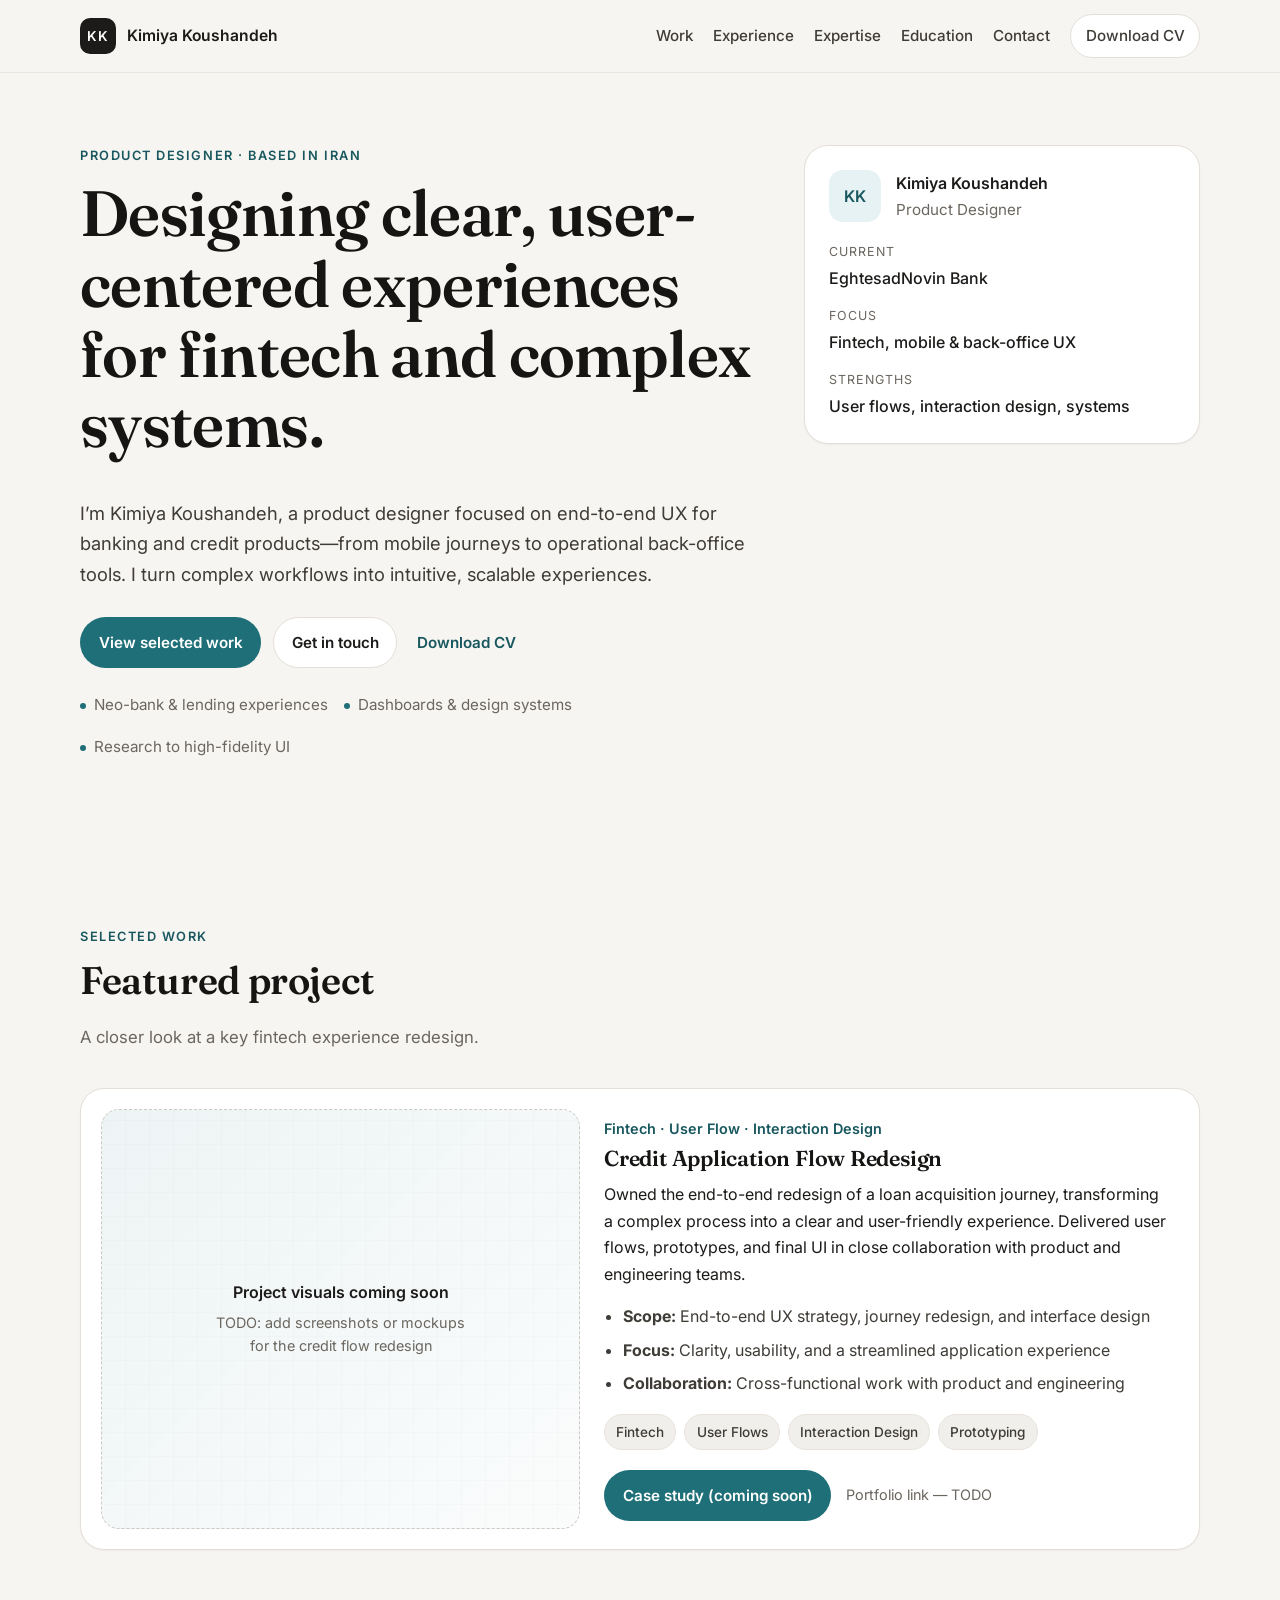
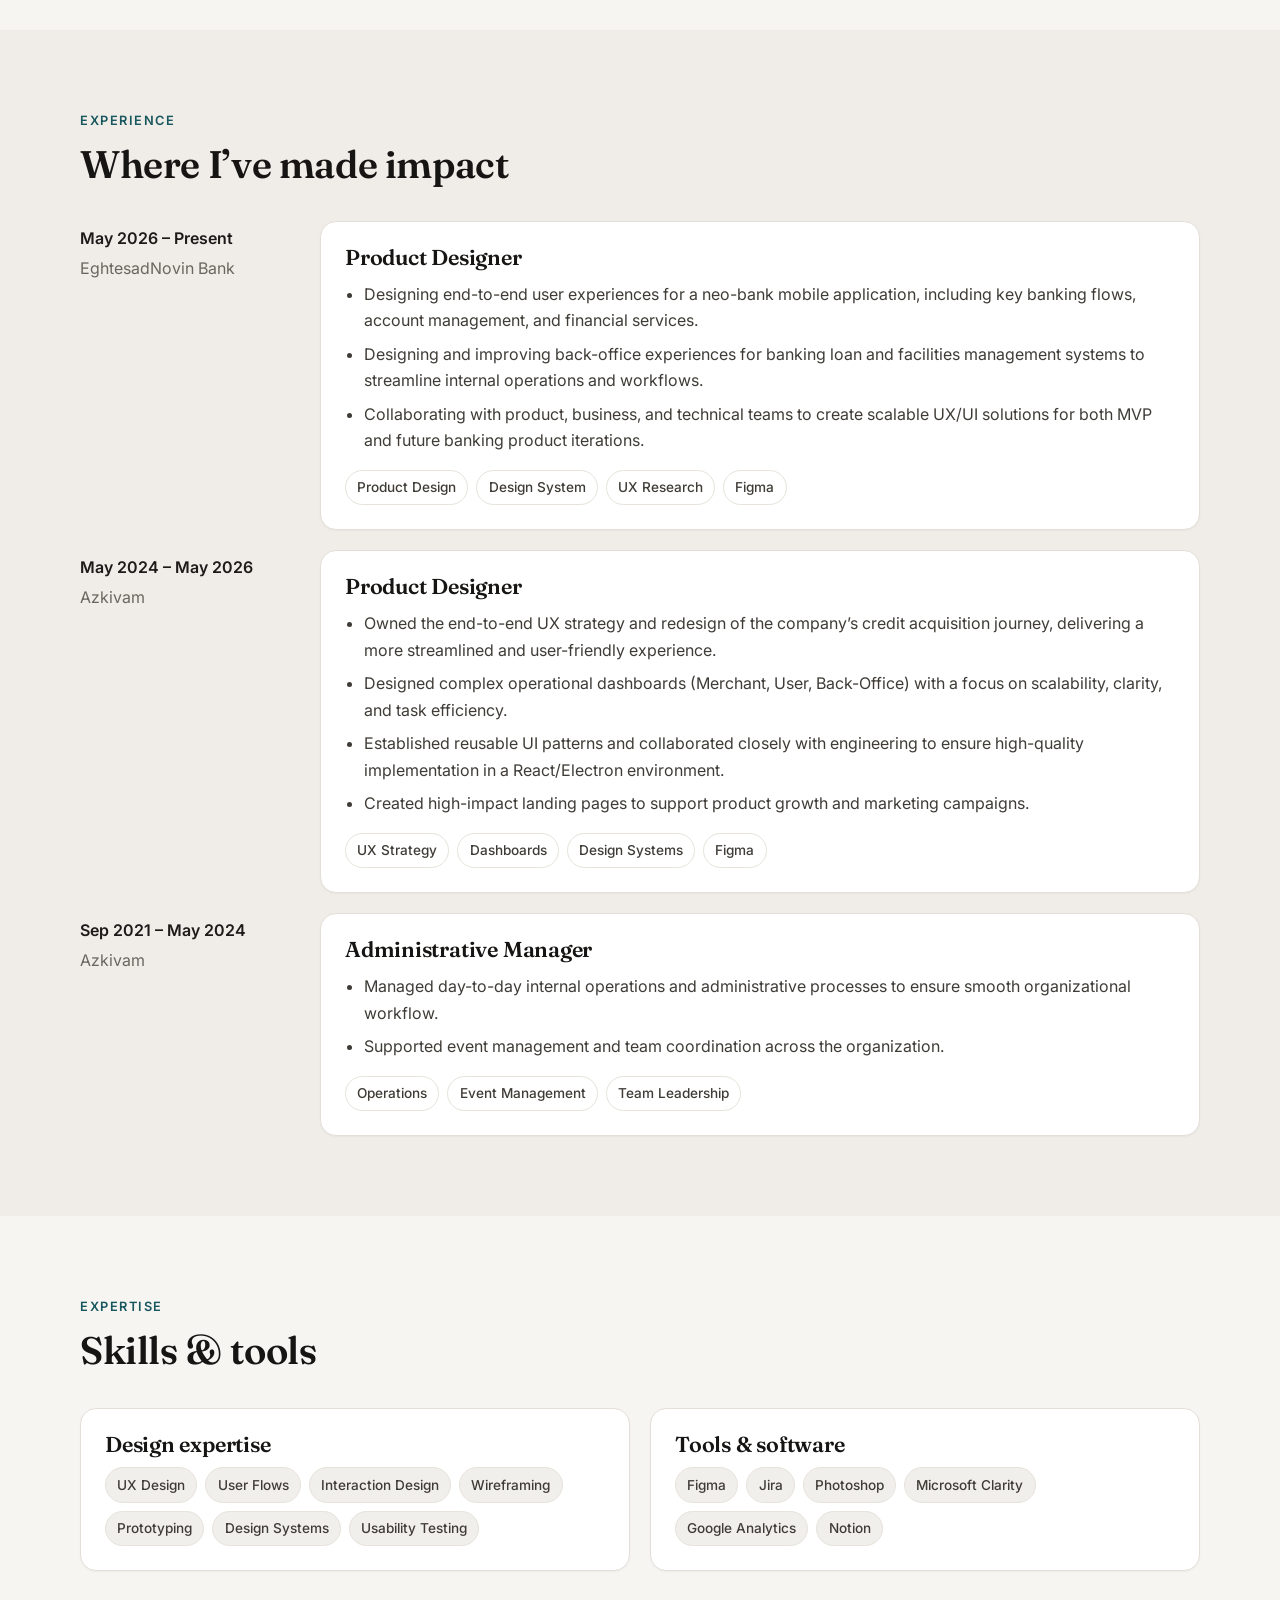
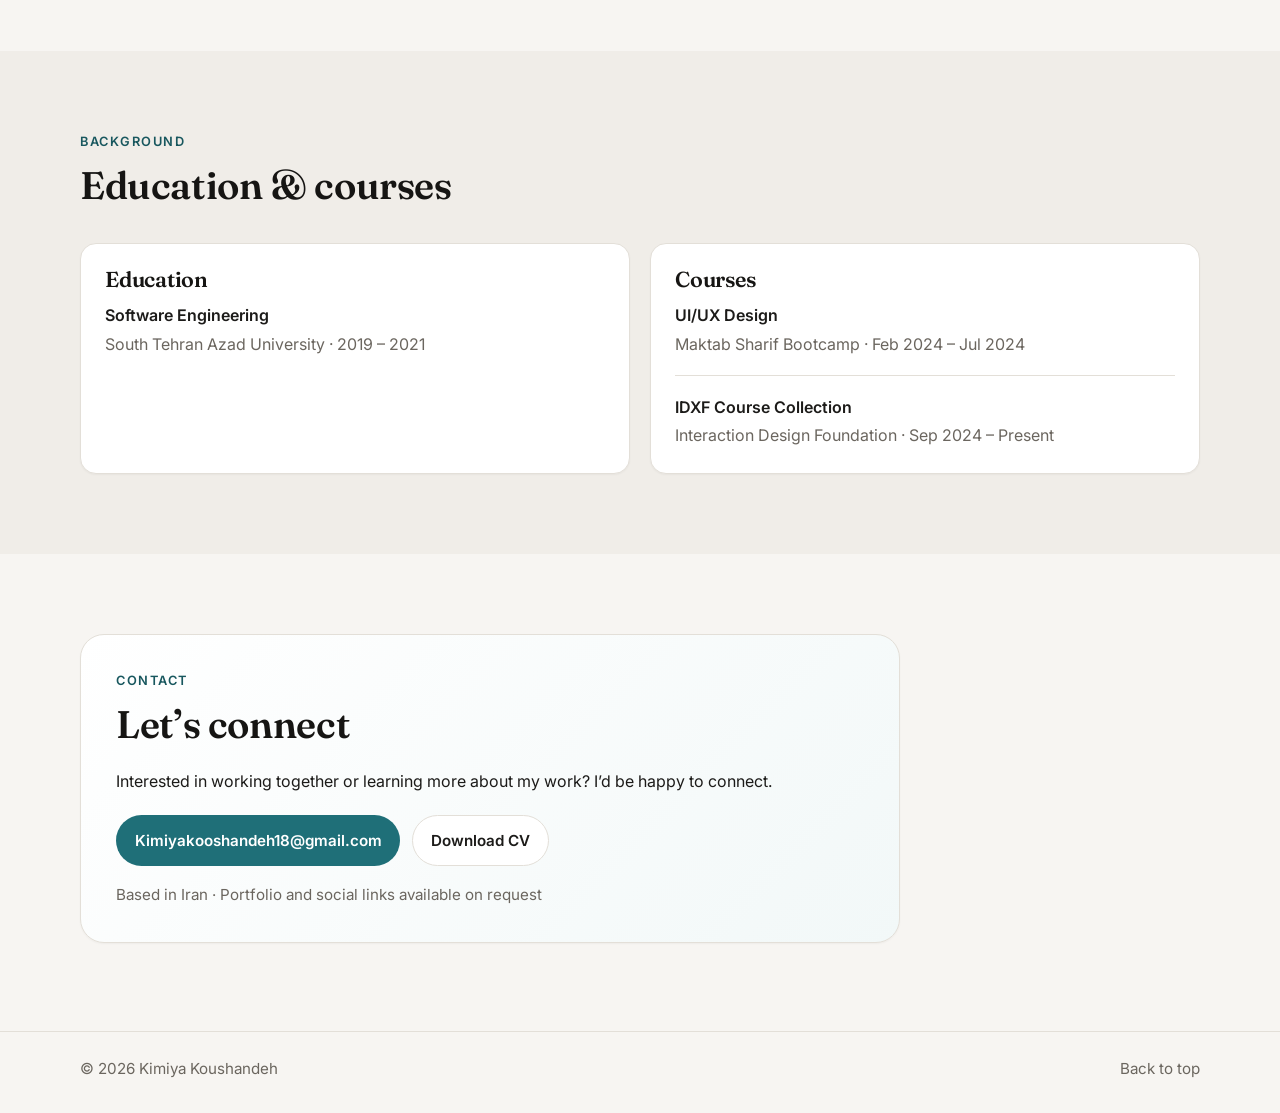
<file: index.html>
<!DOCTYPE html>
<html lang="en">
<head>
  <meta charset="utf-8">
  <meta name="viewport" content="width=device-width, initial-scale=1">
  <title>Kimiya Koushandeh — Product Designer</title>
  <meta name="description" content="Kimiya Koushandeh is a product designer crafting clear, user-centered experiences for fintech and complex banking systems.">
  <meta name="theme-color" content="#1f6f78">

  <!-- Open Graph / TODO: replace og-image.png with a real 1200x630 image before publishing -->
  <meta property="og:title" content="Kimiya Koushandeh — Product Designer">
  <meta property="og:description" content="Product designer focused on fintech, end-to-end UX, and clear experiences for complex systems.">
  <meta property="og:type" content="website">
  <meta property="og:url" content="https://kimiyakoushandeh.github.io/">
  <meta property="og:image" content="https://kimiyakoushandeh.github.io/assets/og-image.png">
  <meta name="twitter:card" content="summary_large_image">

  <link rel="icon" href="assets/favicon.svg" type="image/svg+xml">
  <link rel="preconnect" href="https://fonts.googleapis.com">
  <link rel="preconnect" href="https://fonts.gstatic.com" crossorigin>
  <link href="https://fonts.googleapis.com/css2?family=Fraunces:opsz,wght@9..144,500;9..144,600;9..144,700&family=Inter:wght@400;500;600&display=swap" rel="stylesheet">
  <link rel="stylesheet" href="styles.css">
</head>
<body>
  <a class="skip-link" href="#main">Skip to content</a>

  <header class="site-header">
    <div class="container header-inner">
      <a class="brand" href="#top" aria-label="Kimiya Koushandeh, home">
        <span class="brand-mark" aria-hidden="true">KK</span>
        <span class="brand-text">Kimiya Koushandeh</span>
      </a>
      <button class="nav-toggle" type="button" aria-expanded="false" aria-controls="site-nav" aria-label="Open menu">
        <span></span><span></span>
      </button>
      <nav id="site-nav" class="site-nav" aria-label="Primary">
        <a href="#work">Work</a>
        <a href="#experience">Experience</a>
        <a href="#expertise">Expertise</a>
        <a href="#education">Education</a>
        <a href="#contact">Contact</a>
        <a class="nav-cta" href="assets/resume.pdf" target="_blank" rel="noopener">Download CV</a>
      </nav>
    </div>
  </header>

  <main id="main">
    <section id="top" class="hero section">
      <div class="container hero-grid">
        <div class="hero-content reveal">
          <p class="eyebrow">Product Designer · Based in Iran <!-- TODO: confirm public location detail --></p>
          <h1>Designing clear, user-centered experiences for fintech and complex systems.</h1>
          <p class="lede">I’m Kimiya Koushandeh, a product designer focused on end-to-end UX for banking and credit products—from mobile journeys to operational back-office tools. I turn complex workflows into intuitive, scalable experiences.</p>
          <div class="hero-actions">
            <a class="btn btn-primary" href="#work">View selected work</a>
            <a class="btn btn-secondary" href="#contact">Get in touch</a>
            <a class="btn btn-ghost" href="assets/resume.pdf" target="_blank" rel="noopener">Download CV</a>
          </div>
          <ul class="hero-meta" aria-label="Highlights">
            <li>Neo-bank &amp; lending experiences</li>
            <li>Dashboards &amp; design systems</li>
            <li>Research to high-fidelity UI</li>
          </ul>
        </div>
        <aside class="hero-aside reveal" aria-label="Profile summary">
          <div class="profile-card">
            <div class="profile-top">
              <div class="avatar" aria-hidden="true">KK</div>
              <div>
                <p class="profile-name">Kimiya Koushandeh</p>
                <p class="profile-role">Product Designer</p>
              </div>
            </div>
            <dl class="profile-list">
              <div>
                <dt>Current</dt>
                <dd>EghtesadNovin Bank</dd>
              </div>
              <div>
                <dt>Focus</dt>
                <dd>Fintech, mobile &amp; back-office UX</dd>
              </div>
              <div>
                <dt>Strengths</dt>
                <dd>User flows, interaction design, systems</dd>
              </div>
            </dl>
            <!-- TODO: Add verified profile links (LinkedIn, portfolio, Behance/Dribbble) -->
          </div>
        </aside>
      </div>
    </section>

    <section id="work" class="section">
      <div class="container">
        <div class="section-header reveal">
          <p class="eyebrow">Selected work</p>
          <h2>Featured project</h2>
          <p class="section-intro">A closer look at a key fintech experience redesign. <!-- TODO: add 1–3 project screenshots/mockups in assets/work/credit-flow/ --></p>
        </div>

        <article class="work-card reveal">
          <div class="work-media" aria-label="Project visual placeholder">
            <div class="media-placeholder">
              <p>Project visuals coming soon</p>
              <span>TODO: add screenshots or mockups for the credit flow redesign</span>
            </div>
          </div>
          <div class="work-body">
            <p class="work-type">Fintech · User Flow · Interaction Design</p>
            <h3>Credit Application Flow Redesign</h3>
            <p>Owned the end-to-end redesign of a loan acquisition journey, transforming a complex process into a clear and user-friendly experience. Delivered user flows, prototypes, and final UI in close collaboration with product and engineering teams.</p>
            <ul class="work-points">
              <li><strong>Scope:</strong> End-to-end UX strategy, journey redesign, and interface design</li>
              <li><strong>Focus:</strong> Clarity, usability, and a streamlined application experience</li>
              <li><strong>Collaboration:</strong> Cross-functional work with product and engineering</li>
              <!-- TODO: Add measurable outcomes/impact when available -->
            </ul>
            <div class="chip-row" aria-label="Project tags">
              <span class="chip">Fintech</span>
              <span class="chip">User Flows</span>
              <span class="chip">Interaction Design</span>
              <span class="chip">Prototyping</span>
            </div>
            <div class="work-actions">
              <a class="btn btn-primary" href="case-studies/credit-flow.html">Case study (coming soon)</a>
              <!-- TODO: Replace with exact portfolio/case-study URL when available -->
              <span class="link-placeholder" aria-disabled="true">Portfolio link — TODO</span>
            </div>
          </div>
        </article>
      </div>
    </section>

    <section id="experience" class="section section-alt">
      <div class="container">
        <div class="section-header reveal">
          <p class="eyebrow">Experience</p>
          <h2>Where I’ve made impact</h2>
        </div>

        <div class="timeline">
          <article class="timeline-item reveal">
            <div class="timeline-meta">
              <p class="timeline-date">May 2026 – Present <!-- TODO: verify dates --></p>
              <p class="timeline-company">EghtesadNovin Bank</p>
            </div>
            <div class="timeline-content card">
              <h3>Product Designer</h3>
              <ul>
                <li>Designing end-to-end user experiences for a neo-bank mobile application, including key banking flows, account management, and financial services.</li>
                <li>Designing and improving back-office experiences for banking loan and facilities management systems to streamline internal operations and workflows.</li>
                <li>Collaborating with product, business, and technical teams to create scalable UX/UI solutions for both MVP and future banking product iterations.</li>
              </ul>
              <div class="chip-row">
                <span class="chip">Product Design</span>
                <span class="chip">Design System</span>
                <span class="chip">UX Research</span>
                <span class="chip">Figma</span>
              </div>
            </div>
          </article>

          <article class="timeline-item reveal">
            <div class="timeline-meta">
              <p class="timeline-date">May 2024 – May 2026</p>
              <p class="timeline-company">Azkivam</p>
            </div>
            <div class="timeline-content card">
              <h3>Product Designer</h3>
              <ul>
                <li>Owned the end-to-end UX strategy and redesign of the company’s credit acquisition journey, delivering a more streamlined and user-friendly experience.</li>
                <li>Designed complex operational dashboards (Merchant, User, Back-Office) with a focus on scalability, clarity, and task efficiency.</li>
                <li>Established reusable UI patterns and collaborated closely with engineering to ensure high-quality implementation in a React/Electron environment.</li>
                <li>Created high-impact landing pages to support product growth and marketing campaigns.</li>
              </ul>
              <div class="chip-row">
                <span class="chip">UX Strategy</span>
                <span class="chip">Dashboards</span>
                <span class="chip">Design Systems</span>
                <span class="chip">Figma</span>
              </div>
            </div>
          </article>

          <article class="timeline-item reveal">
            <div class="timeline-meta">
              <p class="timeline-date">Sep 2021 – May 2024</p>
              <p class="timeline-company">Azkivam</p>
            </div>
            <div class="timeline-content card">
              <h3>Administrative Manager</h3>
              <ul>
                <li>Managed day-to-day internal operations and administrative processes to ensure smooth organizational workflow.</li>
                <li>Supported event management and team coordination across the organization.</li>
              </ul>
              <div class="chip-row">
                <span class="chip">Operations</span>
                <span class="chip">Event Management</span>
                <span class="chip">Team Leadership</span>
              </div>
            </div>
          </article>
        </div>
      </div>
    </section>

    <section id="expertise" class="section">
      <div class="container">
        <div class="section-header reveal">
          <p class="eyebrow">Expertise</p>
          <h2>Skills &amp; tools</h2>
        </div>
        <div class="grid-2">
          <div class="card reveal">
            <h3>Design expertise</h3>
            <div class="chip-cloud">
              <span class="chip">UX Design</span>
              <span class="chip">User Flows</span>
              <span class="chip">Interaction Design</span>
              <span class="chip">Wireframing</span>
              <span class="chip">Prototyping</span>
              <span class="chip">Design Systems</span>
              <span class="chip">Usability Testing</span>
            </div>
          </div>
          <div class="card reveal">
            <h3>Tools &amp; software</h3>
            <div class="chip-cloud">
              <span class="chip">Figma</span>
              <span class="chip">Jira</span>
              <span class="chip">Photoshop</span>
              <span class="chip">Microsoft Clarity</span>
              <span class="chip">Google Analytics</span>
              <span class="chip">Notion</span>
            </div>
          </div>
        </div>
      </div>
    </section>

    <section id="education" class="section section-alt">
      <div class="container">
        <div class="section-header reveal">
          <p class="eyebrow">Background</p>
          <h2>Education &amp; courses</h2>
        </div>
        <div class="grid-2">
          <div class="card reveal">
            <h3>Education</h3>
            <div class="edu-item">
              <p class="edu-title">Software Engineering</p>
              <p class="edu-meta">South Tehran Azad University · 2019 – 2021</p>
            </div>
          </div>
          <div class="card reveal">
            <h3>Courses</h3>
            <div class="edu-item">
              <p class="edu-title">UI/UX Design</p>
              <p class="edu-meta">Maktab Sharif Bootcamp · Feb 2024 – Jul 2024</p>
            </div>
            <div class="edu-item">
              <p class="edu-title">IDXF Course Collection</p>
              <p class="edu-meta">Interaction Design Foundation · Sep 2024 – Present <!-- TODO: verify course label/dates --></p>
            </div>
          </div>
        </div>
      </div>
    </section>

    <section id="contact" class="section contact-section">
      <div class="container">
        <div class="contact-card reveal">
          <p class="eyebrow">Contact</p>
          <h2>Let’s connect</h2>
          <p>Interested in working together or learning more about my work? I’d be happy to connect.</p>
          <div class="contact-actions">
            <a class="btn btn-primary" href="mailto:Kimiyakooshandeh18@gmail.com">Kimiyakooshandeh18@gmail.com</a>
            <a class="btn btn-secondary" href="assets/resume.pdf" target="_blank" rel="noopener">Download CV</a>
          </div>
          <!-- TODO: Add verified links (LinkedIn, portfolio, Behance/Dribbble) when available -->
          <!-- TODO: Add phone number only if Kimiya confirms it should be public -->
          <p class="contact-note">Based in Iran · Portfolio and social links available on request <!-- TODO: replace with real links --></p>
        </div>
      </div>
    </section>
  </main>

  <footer class="site-footer">
    <div class="container footer-inner">
      <p>© <span id="year">2026</span> Kimiya Koushandeh</p>
      <a href="#top">Back to top</a>
    </div>
  </footer>

  <script src="script.js"></script>
</body>
</html>
</file>
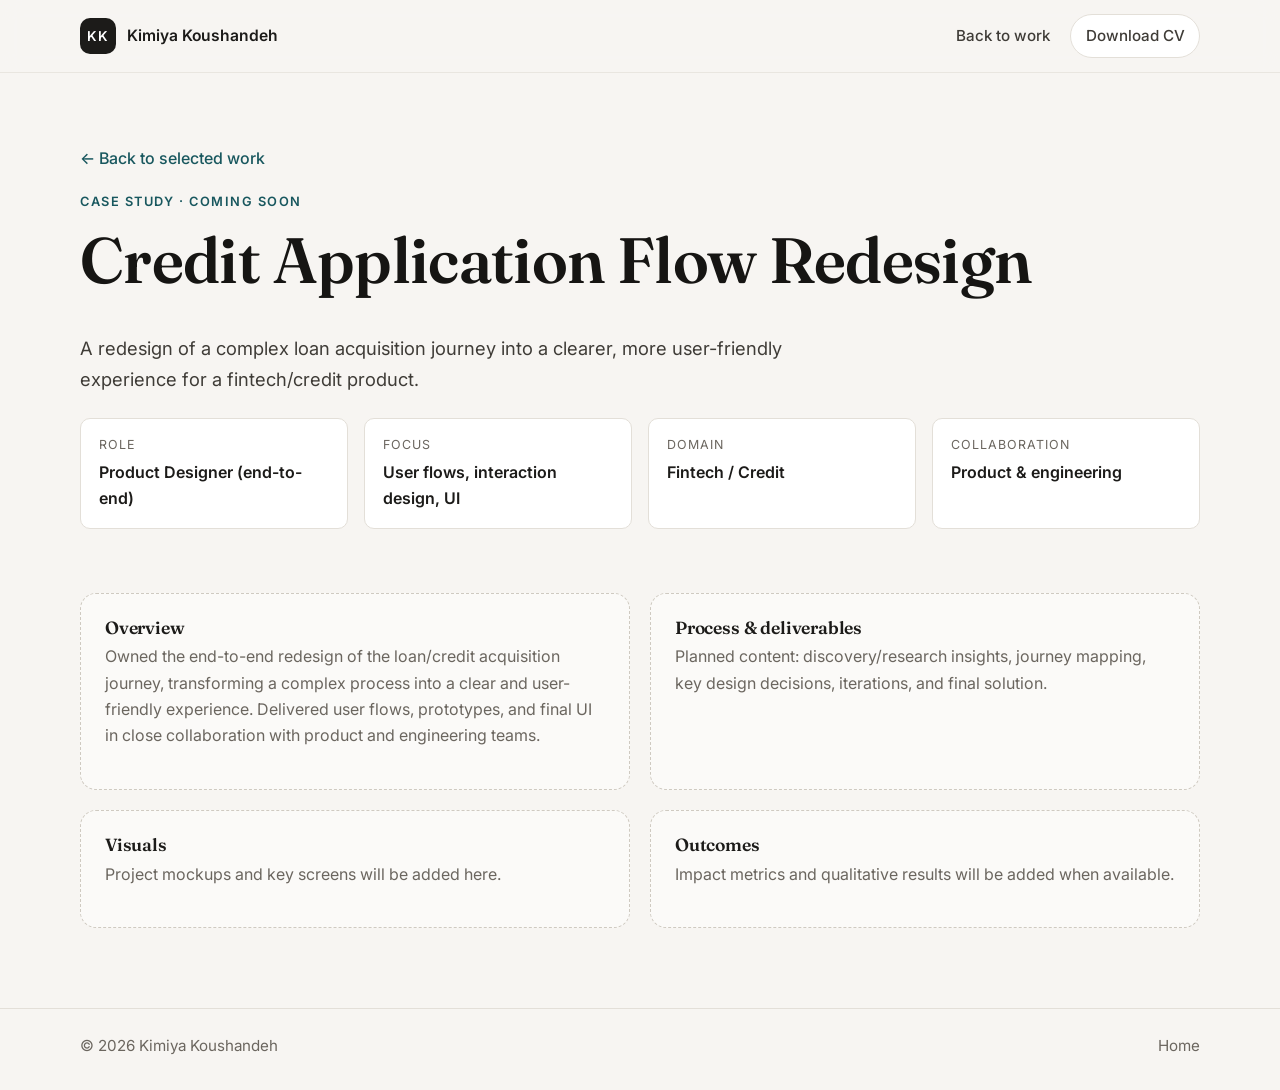
<file: case-studies/credit-flow.html>
<!DOCTYPE html>
<html lang="en">
<head>
  <meta charset="utf-8">
  <meta name="viewport" content="width=device-width, initial-scale=1">
  <title>Credit Application Flow Redesign — Kimiya Koushandeh</title>
  <meta name="description" content="Case study placeholder for the Credit Application Flow Redesign by Kimiya Koushandeh.">
  <link rel="icon" href="../assets/favicon.svg" type="image/svg+xml">
  <link rel="preconnect" href="https://fonts.googleapis.com">
  <link rel="preconnect" href="https://fonts.gstatic.com" crossorigin>
  <link href="https://fonts.googleapis.com/css2?family=Fraunces:opsz,wght@9..144,500;9..144,600&family=Inter:wght@400;500;600&display=swap" rel="stylesheet">
  <link rel="stylesheet" href="../styles.css">
  <style>
    .case-hero { padding: 4.5rem 0 2rem; }
    .case-meta-grid { display: grid; grid-template-columns: repeat(auto-fit, minmax(180px, 1fr)); gap: 1rem; margin: 1.5rem 0 0; }
    .case-meta-item { background: var(--surface); border: 1px solid var(--border); border-radius: var(--radius-sm); padding: 1rem 1.1rem; }
    .case-meta-item dt { font-size: 0.78rem; text-transform: uppercase; letter-spacing: 0.08em; color: var(--muted); margin-bottom: 0.2rem; }
    .case-meta-item dd { margin: 0; font-weight: 600; }
    .case-placeholder { border: 1px dashed #cfcac1; border-radius: var(--radius-md); padding: 1.5rem; background: #fbfaf8; color: var(--muted); }
    .case-placeholder h3 { margin-bottom: 0.4rem; color: var(--text); font-size: 1.1rem; }
    .back-link { display: inline-flex; margin-bottom: 1.25rem; font-weight: 500; text-decoration: none; }
  </style>
</head>
<body>
  <a class="skip-link" href="#main">Skip to content</a>
  <header class="site-header">
    <div class="container header-inner">
      <a class="brand" href="../index.html" aria-label="Back to home">
        <span class="brand-mark" aria-hidden="true">KK</span>
        <span class="brand-text">Kimiya Koushandeh</span>
      </a>
      <nav class="site-nav" aria-label="Primary" style="display:flex; position:static; box-shadow:none; border:none; padding:0; background:transparent;">
        <a href="../index.html#work">Back to work</a>
        <a class="nav-cta" href="../assets/resume.pdf" target="_blank" rel="noopener">Download CV</a>
      </nav>
    </div>
  </header>

  <main id="main">
    <section class="case-hero">
      <div class="container">
        <a class="back-link" href="../index.html#work">← Back to selected work</a>
        <p class="eyebrow">Case study · Coming soon</p>
        <h1>Credit Application Flow Redesign</h1>
        <p class="lede">A redesign of a complex loan acquisition journey into a clearer, more user-friendly experience for a fintech/credit product.</p>

        <dl class="case-meta-grid" aria-label="Project details">
          <div class="case-meta-item"><dt>Role</dt><dd>Product Designer (end-to-end)</dd></div>
          <div class="case-meta-item"><dt>Focus</dt><dd>User flows, interaction design, UI</dd></div>
          <div class="case-meta-item"><dt>Domain</dt><dd>Fintech / Credit</dd></div>
          <div class="case-meta-item"><dt>Collaboration</dt><dd>Product &amp; engineering</dd></div>
        </dl>
      </div>
    </section>

    <section class="section" style="padding-top:2rem;">
      <div class="container grid-2">
        <div class="case-placeholder reveal is-visible">
          <h3>Overview</h3>
          <p>Owned the end-to-end redesign of the loan/credit acquisition journey, transforming a complex process into a clear and user-friendly experience. Delivered user flows, prototypes, and final UI in close collaboration with product and engineering teams.</p>
          <!-- TODO: Add full problem statement, goals, constraints, and context -->
        </div>
        <div class="case-placeholder reveal is-visible">
          <h3>Process &amp; deliverables</h3>
          <p>Planned content: discovery/research insights, journey mapping, key design decisions, iterations, and final solution.</p>
          <!-- TODO: Add process narrative and deliverable highlights -->
        </div>
        <div class="case-placeholder reveal is-visible">
          <h3>Visuals</h3>
          <p>Project mockups and key screens will be added here.</p>
          <!-- TODO: Add 1–3 screenshots/mockups from assets/work/credit-flow/ -->
        </div>
        <div class="case-placeholder reveal is-visible">
          <h3>Outcomes</h3>
          <p>Impact metrics and qualitative results will be added when available.</p>
          <!-- TODO: Add measurable outcomes/impact and learnings -->
          <!-- TODO: Add exact portfolio/case-study URL if published elsewhere -->
        </div>
      </div>
    </section>
  </main>

  <footer class="site-footer">
    <div class="container footer-inner">
      <p>© <span id="year">2026</span> Kimiya Koushandeh</p>
      <a href="../index.html">Home</a>
    </div>
  </footer>
  <script>document.getElementById('year').textContent = new Date().getFullYear();</script>
</body>
</html>
</file>
<file: styles.css>
:root {
  --bg: #f7f5f2;
  --bg-alt: #f0ede8;
  --surface: #ffffff;
  --text: #1c1b19;
  --muted: #6b665f;
  --border: #e3dfd8;
  --accent: #1f6f78;
  --accent-dark: #18575e;
  --accent-soft: #e6f2f3;
  --accent-contrast: #ffffff;
  --shadow-sm: 0 1px 2px rgba(28, 27, 25, 0.04);
  --shadow-md: 0 10px 30px rgba(28, 27, 25, 0.08);
  --radius-sm: 10px;
  --radius-md: 16px;
  --radius-lg: 24px;
  --container: 1120px;
  --font-sans: "Inter", system-ui, -apple-system, Segoe UI, Roboto, Helvetica, Arial, sans-serif;
  --font-serif: "Fraunces", Georgia, "Times New Roman", serif;
}

*,
*::before,
*::after { box-sizing: border-box; }

html { scroll-behavior: smooth; }

body {
  margin: 0;
  font-family: var(--font-sans);
  color: var(--text);
  background: var(--bg);
  line-height: 1.65;
  -webkit-font-smoothing: antialiased;
  text-rendering: optimizeLegibility;
}

img { max-width: 100%; display: block; }
a { color: var(--accent-dark); text-decoration-thickness: 1.5px; text-underline-offset: 3px; }
a:hover { color: var(--accent); }

h1, h2, h3 {
  font-family: var(--font-serif);
  line-height: 1.1;
  letter-spacing: -0.01em;
  margin: 0 0 0.6em;
  color: #161513;
}
h1 { font-size: clamp(2.4rem, 5vw, 4.4rem); font-weight: 600; }
h2 { font-size: clamp(1.9rem, 3vw, 2.8rem); font-weight: 600; }
h3 { font-size: 1.35rem; font-weight: 600; margin-bottom: 0.5em; }
p { margin: 0 0 1em; }
ul { margin: 0 0 1em; padding-left: 1.2em; }
li { margin-bottom: 0.45em; }

:focus-visible {
  outline: 3px solid rgba(31, 111, 120, 0.35);
  outline-offset: 2px;
  border-radius: 4px;
}

.skip-link {
  position: absolute;
  left: -999px;
  top: 0.5rem;
  background: var(--surface);
  color: var(--text);
  padding: 0.6rem 0.9rem;
  border-radius: 8px;
  box-shadow: var(--shadow-md);
  z-index: 100;
}
.skip-link:focus { left: 0.5rem; }

.container {
  width: min(100% - 2rem, var(--container));
  margin: 0 auto;
}

.section { padding: 5rem 0; }
.section-alt { background: var(--bg-alt); }

.section-header { max-width: 720px; margin-bottom: 2.25rem; }
.section-intro { color: var(--muted); font-size: 1.05rem; }

.eyebrow {
  font-size: 0.8rem;
  font-weight: 600;
  letter-spacing: 0.12em;
  text-transform: uppercase;
  color: var(--accent-dark);
  margin-bottom: 0.75rem;
}
.lede {
  font-size: 1.15rem;
  color: #3f3c37;
  max-width: 62ch;
}

/* Header */
.site-header {
  position: sticky;
  top: 0;
  z-index: 50;
  background: rgba(247, 245, 242, 0.85);
  backdrop-filter: blur(10px);
  border-bottom: 1px solid rgba(227, 223, 216, 0.7);
}
.header-inner {
  display: flex;
  align-items: center;
  justify-content: space-between;
  gap: 1rem;
  min-height: 72px;
}
.brand {
  display: inline-flex;
  align-items: center;
  gap: 0.7rem;
  color: var(--text);
  text-decoration: none;
  font-weight: 600;
}
.brand-mark {
  display: inline-grid;
  place-items: center;
  width: 36px;
  height: 36px;
  border-radius: 10px;
  background: var(--text);
  color: #fff;
  font-size: 0.85rem;
  letter-spacing: 0.04em;
}
.brand-text { font-size: 0.98rem; }

.site-nav {
  display: flex;
  align-items: center;
  gap: 1.25rem;
}
.site-nav a {
  color: #3f3c37;
  text-decoration: none;
  font-size: 0.95rem;
  font-weight: 500;
}
.site-nav a:hover { color: var(--text); }
.site-nav .nav-cta {
  padding: 0.55rem 0.9rem;
  border: 1px solid var(--border);
  border-radius: 999px;
  background: var(--surface);
}

.nav-toggle {
  display: none;
  flex-direction: column;
  justify-content: center;
  gap: 5px;
  width: 40px;
  height: 40px;
  border: 1px solid var(--border);
  border-radius: 10px;
  background: var(--surface);
  cursor: pointer;
}
.nav-toggle span {
  display: block;
  width: 18px;
  height: 2px;
  margin: 0 auto;
  background: var(--text);
  border-radius: 2px;
}

/* Hero */
.hero { padding-top: 4.5rem; }
.hero-grid {
  display: grid;
  grid-template-columns: 1.4fr 0.8fr;
  gap: 2rem;
  align-items: start;
}
.hero-actions {
  display: flex;
  flex-wrap: wrap;
  gap: 0.75rem;
  margin: 1.75rem 0 1.5rem;
}
.hero-meta {
  list-style: none;
  padding: 0;
  margin: 0;
  display: flex;
  flex-wrap: wrap;
  gap: 0.6rem 1rem;
  color: var(--muted);
  font-size: 0.95rem;
}
.hero-meta li::before {
  content: "";
  display: inline-block;
  width: 6px;
  height: 6px;
  border-radius: 50%;
  background: var(--accent);
  margin-right: 0.5rem;
  vertical-align: middle;
}

.profile-card {
  background: var(--surface);
  border: 1px solid var(--border);
  border-radius: var(--radius-lg);
  padding: 1.5rem;
  box-shadow: var(--shadow-sm);
}
.profile-top {
  display: flex;
  align-items: center;
  gap: 0.9rem;
  margin-bottom: 1.25rem;
}
.avatar {
  width: 52px;
  height: 52px;
  border-radius: 14px;
  display: grid;
  place-items: center;
  background: var(--accent-soft);
  color: var(--accent-dark);
  font-weight: 600;
}
.profile-name { font-weight: 600; margin: 0; }
.profile-role { color: var(--muted); margin: 0; font-size: 0.95rem; }
.profile-list { margin: 0; display: grid; gap: 0.9rem; }
.profile-list div { display: grid; gap: 0.15rem; }
.profile-list dt {
  font-size: 0.78rem;
  text-transform: uppercase;
  letter-spacing: 0.08em;
  color: var(--muted);
}
.profile-list dd { margin: 0; font-weight: 500; }

/* Buttons & chips */
.btn {
  display: inline-flex;
  align-items: center;
  justify-content: center;
  gap: 0.4rem;
  padding: 0.75rem 1.1rem;
  border-radius: 999px;
  font-weight: 600;
  font-size: 0.95rem;
  text-decoration: none;
  border: 1px solid transparent;
  transition: transform 0.15s ease, background 0.15s ease, border-color 0.15s ease, color 0.15s ease;
}
.btn:hover { transform: translateY(-1px); }
.btn-primary { background: var(--accent); color: var(--accent-contrast); }
.btn-primary:hover { background: var(--accent-dark); color: var(--accent-contrast); }
.btn-secondary { background: var(--surface); color: var(--text); border-color: var(--border); }
.btn-secondary:hover { border-color: #cfcac1; }
.btn-ghost { background: transparent; color: var(--accent-dark); border-color: transparent; padding-left: 0.4rem; padding-right: 0.4rem; }

.chip-row, .chip-cloud {
  display: flex;
  flex-wrap: wrap;
  gap: 0.5rem;
}
.chip {
  display: inline-flex;
  align-items: center;
  padding: 0.35rem 0.7rem;
  border-radius: 999px;
  background: #f1efeb;
  color: #3f3c37;
  font-size: 0.85rem;
  font-weight: 500;
  border: 1px solid #e7e3dc;
}
.section-alt .chip { background: #fff; }

/* Cards & grids */
.card {
  background: var(--surface);
  border: 1px solid var(--border);
  border-radius: var(--radius-md);
  padding: 1.5rem;
  box-shadow: var(--shadow-sm);
}
.grid-2 {
  display: grid;
  grid-template-columns: repeat(2, 1fr);
  gap: 1.25rem;
}

/* Work */
.work-card {
  display: grid;
  grid-template-columns: 1fr 1.2fr;
  gap: 1.5rem;
  background: var(--surface);
  border: 1px solid var(--border);
  border-radius: var(--radius-lg);
  padding: 1.25rem;
  box-shadow: var(--shadow-sm);
}
.work-media { min-height: 100%; }
.media-placeholder {
  height: 100%;
  min-height: 320px;
  border-radius: calc(var(--radius-lg) - 6px);
  background:
    linear-gradient(135deg, rgba(31,111,120,0.08), rgba(31,111,120,0.02)),
    repeating-linear-gradient(0deg, transparent, transparent 23px, rgba(28,27,25,0.03) 24px),
    repeating-linear-gradient(90deg, transparent, transparent 23px, rgba(28,27,25,0.03) 24px);
  border: 1px dashed #cfcac1;
  display: flex;
  flex-direction: column;
  align-items: center;
  justify-content: center;
  text-align: center;
  padding: 1.5rem;
  color: var(--muted);
}
.media-placeholder p { color: var(--text); font-weight: 600; margin-bottom: 0.3rem; }
.media-placeholder span { font-size: 0.9rem; max-width: 28ch; }
.work-body { padding: 0.5rem 0.5rem 0.5rem 0; }
.work-type { color: var(--accent-dark); font-weight: 600; font-size: 0.9rem; margin-bottom: 0.4rem; }
.work-points { margin: 1rem 0 1.1rem; color: #3f3c37; }
.work-actions { display: flex; flex-wrap: wrap; align-items: center; gap: 0.9rem; margin-top: 1.25rem; }
.link-placeholder { color: var(--muted); font-size: 0.9rem; }

/* Timeline */
.timeline { display: grid; gap: 1.25rem; }
.timeline-item {
  display: grid;
  grid-template-columns: 220px 1fr;
  gap: 1.25rem;
  align-items: start;
}
.timeline-meta { padding-top: 0.25rem; }
.timeline-date { font-weight: 600; margin: 0 0 0.2rem; }
.timeline-company { color: var(--muted); margin: 0; }
.timeline-content h3 { margin-bottom: 0.7rem; }
.timeline-content ul { color: #3f3c37; margin-bottom: 1rem; }

/* Education */
.edu-item + .edu-item { margin-top: 1.1rem; padding-top: 1.1rem; border-top: 1px solid var(--border); }
.edu-title { font-weight: 600; margin: 0 0 0.15rem; }
.edu-meta { color: var(--muted); margin: 0; }

/* Contact */
.contact-section { padding-bottom: 5.5rem; }
.contact-card {
  background: linear-gradient(135deg, #ffffff 0%, #f2f8f8 100%);
  border: 1px solid var(--border);
  border-radius: var(--radius-lg);
  padding: 2.2rem;
  box-shadow: var(--shadow-sm);
  max-width: 820px;
}
.contact-actions { display: flex; flex-wrap: wrap; gap: 0.75rem; margin: 1.25rem 0 1rem; }
.contact-note { color: var(--muted); font-size: 0.95rem; margin: 0; }

/* Footer */
.site-footer { border-top: 1px solid var(--border); padding: 1.5rem 0 2rem; }
.footer-inner {
  display: flex;
  align-items: center;
  justify-content: space-between;
  gap: 1rem;
  color: var(--muted);
  font-size: 0.95rem;
}
.footer-inner p { margin: 0; }
.footer-inner a { color: var(--muted); text-decoration: none; }
.footer-inner a:hover { color: var(--text); }

/* Reveal */
.reveal {
  opacity: 0;
  transform: translateY(14px);
  transition: opacity 0.5s ease, transform 0.5s ease;
}
.reveal.is-visible { opacity: 1; transform: none; }

/* Responsive */
@media (max-width: 960px) {
  .hero-grid, .work-card, .timeline-item, .grid-2 { grid-template-columns: 1fr; }
  .timeline-meta { padding-top: 0; }
  .work-body { padding: 0; }
}

@media (max-width: 760px) {
  .section { padding: 3.75rem 0; }
  .nav-toggle { display: inline-flex; }
  .site-nav {
    position: absolute;
    top: calc(100% + 0.5rem);
    right: 1rem;
    left: 1rem;
    display: none;
    flex-direction: column;
    align-items: stretch;
    gap: 0.2rem;
    padding: 0.75rem;
    background: var(--surface);
    border: 1px solid var(--border);
    border-radius: 14px;
    box-shadow: var(--shadow-md);
  }
  .site-nav.open { display: flex; }
  .site-nav a { padding: 0.65rem 0.7rem; border-radius: 8px; }
  .site-nav a:hover { background: #f6f4f1; }
  .site-nav .nav-cta { text-align: center; margin-top: 0.2rem; }
  .brand-text { display: none; }
  .contact-card { padding: 1.5rem; }
  .hero-actions .btn, .contact-actions .btn { width: 100%; }
}

@media (prefers-reduced-motion: reduce) {
  html { scroll-behavior: auto; }
  *, *::before, *::after {
    animation-duration: 0.01ms !important;
    animation-iteration-count: 1 !important;
    transition-duration: 0.01ms !important;
  }
  .reveal { opacity: 1; transform: none; }
}

/* Print */
@media print {
  :root { --bg: #fff; --bg-alt: #fff; }
  body { background: #fff; color: #000; font-size: 11pt; }
  .site-header, .hero-actions, .work-actions .btn, .contact-actions, .site-footer a, .skip-link, .nav-toggle { display: none !important; }
  .section { padding: 1.2rem 0; }
  .card, .work-card, .contact-card, .profile-card { box-shadow: none; border: 1px solid #ddd; break-inside: avoid; }
  .reveal { opacity: 1 !important; transform: none !important; }
  a { color: #000; text-decoration: none; }
  .work-card, .timeline-item, .hero-grid { grid-template-columns: 1fr; }
}
</file>
